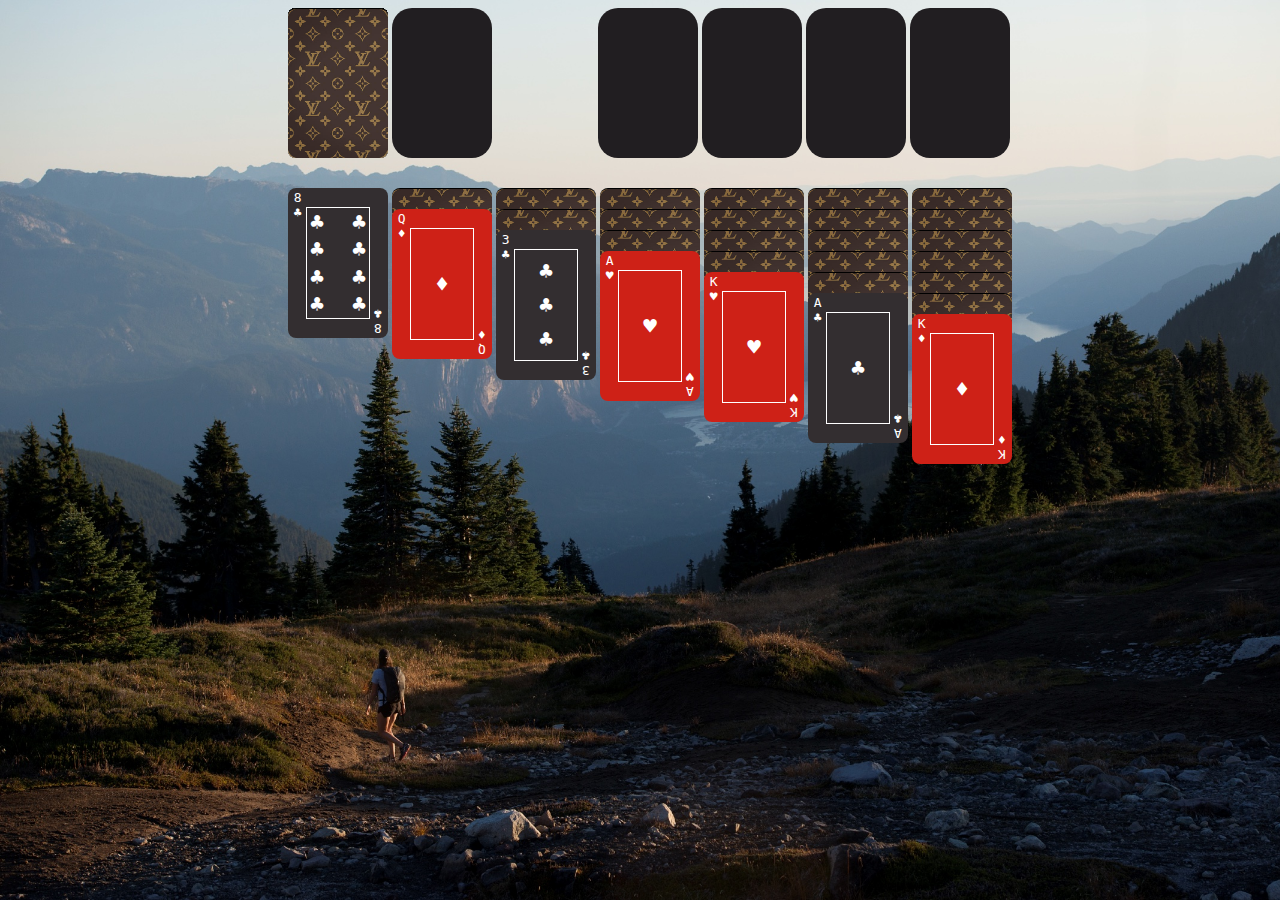
<file: index.html>
<html>
  <head>
    <title>Paciencia</title>
    <link rel="stylesheet" href="css/styles.css" />
  </head>

  <body>
    <div class="posicoes">
      <div class="posicao" id="baralhos">
        <div class="baralho" id="baralho"></div>
        <div class="baralho" id="comprado"></div>
      </div>

      <div class="posicao" id="naipes">
        <div class="naipe" id="naipe1"></div>
        <div class="naipe" id="naipe2"></div>
        <div class="naipe" id="naipe3"></div>
        <div class="naipe" id="naipe4"></div>
      </div>

      <div class="posicao" id="casas">
        <div class="casa" id="casa1"></div>
        <div class="casa" id="casa2"></div>
        <div class="casa" id="casa3"></div>
        <div class="casa" id="casa4"></div>
        <div class="casa" id="casa5"></div>
        <div class="casa" id="casa6"></div>
        <div class="casa" id="casa7"></div>
      </div>
    </div>

    <script type="module" src="scripts/main.js" charset="utf-8"></script>
  </body>
</html>
</file>
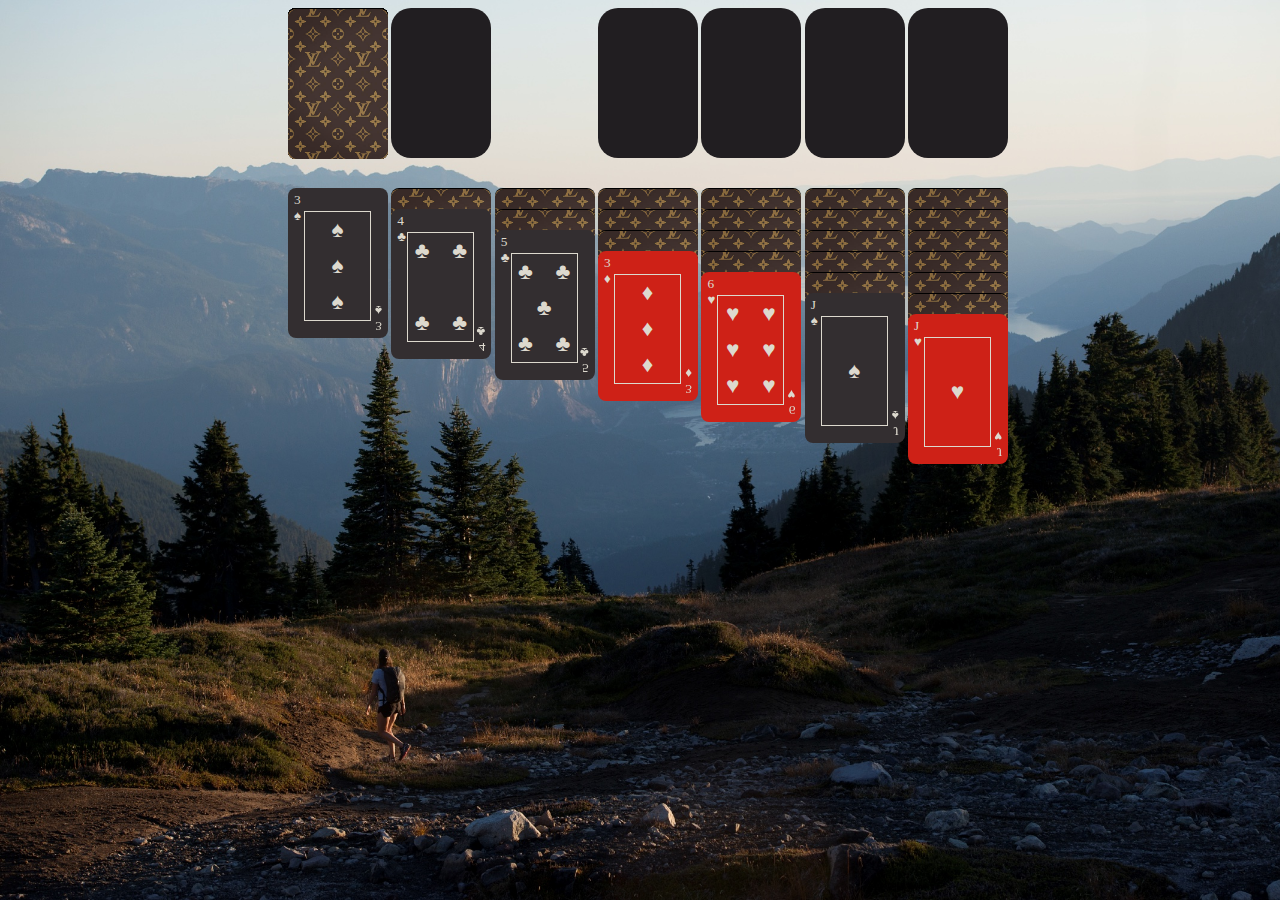
<file: main/index.html>
<html>

<head>
    <title>Paciencia meu jovem</title>
    <Link rel="stylesheet" href="css/new_style.css">
</head>

<body>
    <div class="posicoes">
        <div class="posicao" id="baralhos">
            <div class="baralho" id="baralho"></div>
            <div class="baralho" id="comprado"></div>
        </div>

        <div class="posicao" id="naipes">
            <div class="naipe" id="naipe1"></div>
            <div class="naipe" id="naipe2"></div>
            <div class="naipe" id="naipe3"></div>
            <div class="naipe" id="naipe4"></div>
        </div>

        <div class="posicao" id="casas">
            <div class="casa" id="casa1"></div>
            <div class="casa" id="casa2"></div>
            <div class="casa" id="casa3"></div>
            <div class="casa" id="casa4"></div>
            <div class="casa" id="casa5"></div>
            <div class="casa" id="casa6"></div>
            <div class="casa" id="casa7"></div>
        </div>
    </div>
    <!-- <div98 class = "carta copas amostra" id = "amostra"> -->
    <!-- <div class = "cabecario">10<br>&nbsp♥</div> -->
    <!-- <div class = "meio"> -->
    <!-- ♥ &nbsp&nbsp ♥<br><br><br> -->
    <!-- ♥ ♥ ♥<br><br><br> -->
    <!-- ♥ &nbsp&nbsp ♥ -->
    <!-- </div> -->
    <!-- <div class = "rodape">2<br>♥</div> -->
    <!-- </div> -->

    <script src="scripts/script2020.js" charset="utf-8"></script>
</body>

</html>
</file>
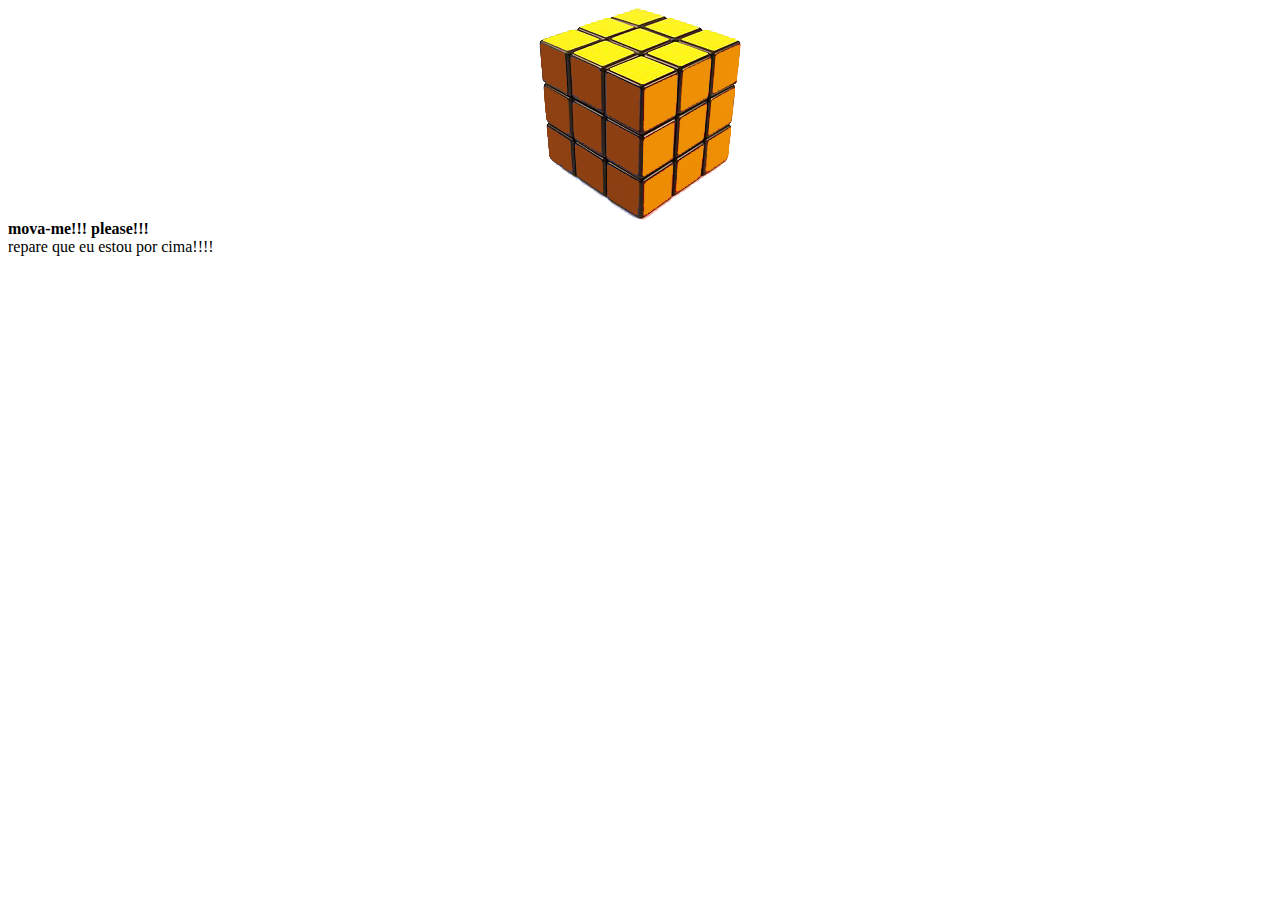
<file: moverObjetos/index.html>
<html>
<head>

<style type="text/css">
<!--
.dragme{position:relative;}
-->
</style>

<script type="text/javascript">
<!-- This script and many more are available free online at -->
<!-- Created by: elouai.com -->
<!-- Início

var ie=document.all;
var nn6=document.getElementById&&!document.all;
var isdrag=false;
var x,y;
var dobj;

function movemouse(e)
{
  if (isdrag)
  {
    dobj.style.left = nn6 ? tx + e.clientX - x : tx + event.clientX - x;
    dobj.style.top  = nn6 ? ty + e.clientY - y : ty + event.clientY - y;
    return false;
  }
}

function selectmouse(e)
{
  var fobj       = nn6 ? e.target : event.srcElement;
  var topelement = nn6 ? "HTML" : "BODY";
  while (fobj.tagName != topelement && fobj.className != "dragme")
  {
    fobj = nn6 ? fobj.parentNode : fobj.parentElement;
  }

  if (fobj.className=="dragme")
  {
    isdrag = true;
    dobj = fobj;
    tx = parseInt(dobj.style.left+0);
    ty = parseInt(dobj.style.top+0);
    x = nn6 ? e.clientX : event.clientX;
    y = nn6 ? e.clientY : event.clientY;
    document.onmousemove=movemouse;
    return false;
  }

}

document.onmousedown=selectmouse;
document.onmouseup=new Function("isdrag=false");
//  Fim -->

</script>

</head>
<body>

<div align="center">
<img src="cubo.png" width="202" height="212" class="dragme">
</div>

<div class="dragme"><b>mova-me!!! please!!!</b><br />repare que eu estou por cima!!!!</div>
</body>
</html>
</file>
<file: css/styles.css>
:root {
  --altura: 150px;
  --largura: 100px;
  --corVc: #ce2117;
  --corVf: #ddd9ce;
  --corPc: #332e30;
  --corPf: #ddd9ce;
  --corVi: #ddd9ce;
  --corPo: #211e21;
  --fontF: 'Roboto', sans-serif;
}

@font-face {
  font-family: 'Roboto';
  src: url('../assets/fonts/Roboto-Regular.ttf') format('truetype');
  font-weight: normal;
  font-style: normal;
  font-variant: normal;
}

.posicoes {
  position: absolute;
  width: 724px;
  height: auto;
  left: 50%;
  margin-left: -352px;
}

.naipe,
.casa,
.baralho {
  width: var(--largura);
  height: var(--altura);
  background: var(--corPo);
  border-radius: 20px;
  display: inline-block;
}

* {
  user-select: none;
}

body {
  background: white;
  background-image: url("../assets/images/background.jpg");
  background-size: cover, contain;
}

.hearts,
.diamonds {
  background: var(--corVc);
  color: var(--corVf);
}

.spades,
.clubs {
  background: var(--corPc);
  color: var(--corPf);
}

.card{
  font-family: monospace;

  position: absolute;
  border-radius: 8px;
  width: var(--largura);
  height: var(--altura);

  display: flex;
  flex-direction: row;
  justify-content: space-evenly;

  box-sizing: border-box;
  padding: 2px;
}

.header, .footer {
  display: flex;
  flex-direction: column;
  align-items: center;
  width: 16px;
  color: white;
}

.body {
  display: flex;
  width: 65px;
  height: 110px;
  border: 1px white solid;
  align-self: center;
  color: white;
}

.suits_symbols {
  display: flex;
  flex-direction: column;
  justify-content: space-evenly;
  flex: 1;
}

.symbols {
  font-size: 17pt;
}

.suits_symbols > div {
  display: flex;
  justify-content: center;
}

.footer {
   transform: rotate(180deg);
}

.sombra {
  box-shadow: 0 4px 8px 0 rgba(0, 0, 0, 0.2), 0 6px 20px 0 rgba(0, 0, 0, 0.19);
}

.cartaVirada,
virada {
  background: var(--corVi);
  color: black;
  border-top: solid 1px;
  border-color: black;
  background-image: url("../assets/images/verse.jpg");
  background-size: cover;
}

#naipes {
  position: absolute;
  left: 310px;
  top: 0px;
}

#baralhos {
  position: absolute;
  left: 0px;
  top: 0px;
}

#casas {
  position: absolute;
  left: 0px;
  top: 180px;
}
</file>
<file: main/css/new_style.css>
:root {
    --altura: 150px;
    --largura: 100px;
    --corVc: #CE2117;
    --corVf: #ddd9ce;
    --corPc: #332E30;
    --corPf: #ddd9ce;
    --corVi: #ddd9ce;
    --corPo: #211E21;
    --fontF: 'Segoe UI Symbol';
}

@font-face {
    font-family: 'Segoe UI Symbol';
    src: url('../fontes/segoe-ui-symbol.ttf') format('ttf');
}

@import url('https://fonts.googleapis.com/css?family=Do+Hyeon');
* {
    font-size: 10pt;
    font-family: var(--fontF) !important;
}

.posicoes {
    position: absolute;
    width: 724px;
    height: auto;
    left: 50%;
    margin-left: -352px;
}

.naipe,
.casa,
.baralho {
    width: var(--largura);
    height: var(--altura);
    background: var(--corPo);
    /* border: solid 1px; */
    border-radius: 20px;
    display: inline-block;
    /* margin: 2px; */
}

* {
    user-select: none;
}

body {
    background: white;
    background-image: url("../imagens/fundo.jpg");
    background-size: cover, contain;
}

.copas,
.ouros {
    background-color: var(--corVc);
    color: var(--corVf);
}

.espadas,
.paus {
    background-color: var(--corPc);
    color: var(--corPf);
}

carta {
    width: var(--largura);
    height: var(--altura);
    /* border: solid 1px; */
    /* background: white; */
    /* border-top: solid 1px gray; */
    position: absolute;
    border-radius: 8px;
    top: 0;
}

carta carta {
    margin-top: 20px;
}

.sombra {
    box-shadow: 0 4px 8px 0 rgba(0, 0, 0, 0.2), 0 6px 20px 0 rgba(0, 0, 0, 0.19);
    /* box-shadow: 5px 10px 10px gray; */
    /* box-shadow: 0 5px 5px 5px rgba(0, 0, 100, 0.5); */
}

.virada {
    /* background-color: var(--corVi); */
    color: black;
    border-top: black solid 1px;
    /* background-image: url(file:///C:/Users/leck_/Documents/Leandro/50165446_1786230854814528_4600708185098027008_n.png); */
    background-image: url("../imagens/verso.jpg");
    /* background-size: var(--largura) var(--altura); */
    background-size: cover;
}


/* .over { */


/* border: 0.1px dashed #000; */


/* } */

#naipes {
    position: absolute;
    left: 310px;
    top: 0px;
}

#baralhos {
    position: absolute;
    left: 0px;
    top: 0px;
}

#casas {
    position: absolute;
    left: 0px;
    top: 180px;
}

#amostra {
    position: absolute;
    bottom: 0px;
    background: var(--corVc);
    color: var(--corVf);
}

.cabecario {
    margin: 4px;
    margin-left: 6px;
    width: 10px;
}

.meio {
    position: relative;
    bottom: 17px;
    left: 16px;
    vertical-align: middle;
    display: table-cell;
    width: 65px;
    height: 110px;
    border: solid 1px;
    font-size: 17pt;
    text-align: center;
    line-height: 12px;
}

.rodape {
    position: absolute;
    right: 0px;
    bottom: 0px;
    text-align: right;
    margin: 4px;
    margin-right: 6px;
    transform: rotateX(180deg);
}

.valordiferent {
    font-size: 50pt;
}

.selecionada {
    opacity: 0.7;
}

/* carta:hover:not(.virada)> carta {
    margin-top: 40px;
} */

/* carta> :nth-child(2) { */
    /* margin-top: 40px; */
/* } */
</file>
